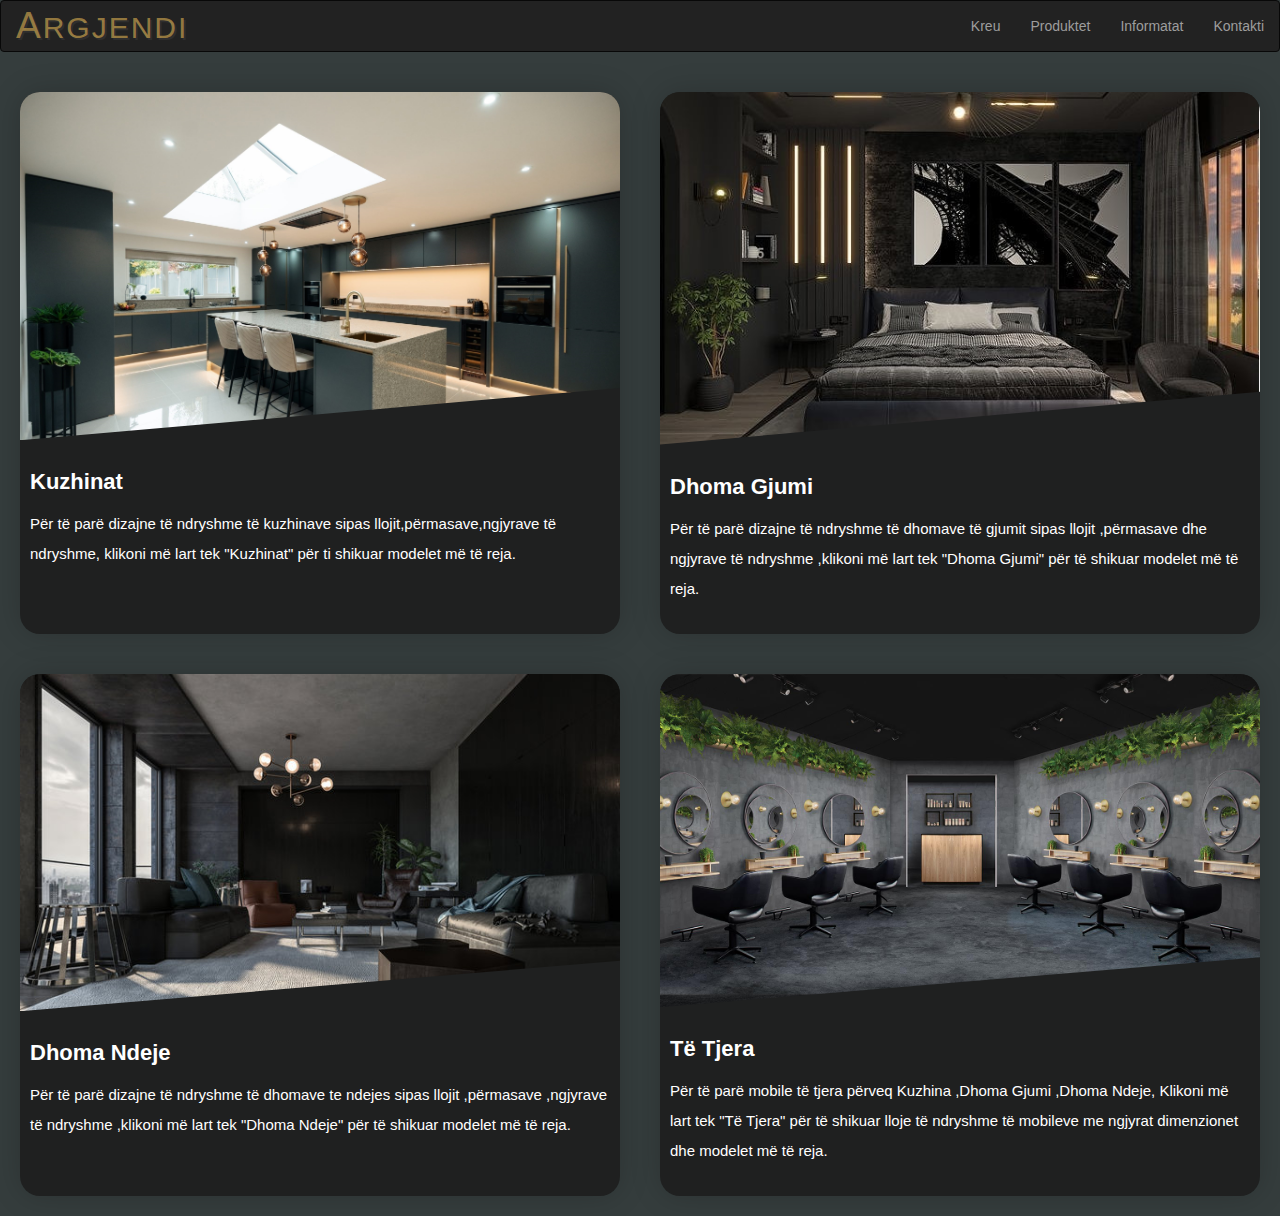
<file: produktet.html>
<html>
<head>
    <!-- <link rel="stylesheet" href="bootstrap/css/bootstrap.css">  -->
    <link rel="stylesheet" href="style.css"> 
    <title>MobileriaArgjendi-Produktet</title>
    <meta charset="utf-8">
  <meta name="viewport" content="width=device-width, initial-scale=1">
  <link rel="stylesheet" href="https://maxcdn.bootstrapcdn.com/bootstrap/3.4.1/css/bootstrap.min.css">
  <script src="https://ajax.googleapis.com/ajax/libs/jquery/3.6.1/jquery.min.js"></script>
  <script src="https://maxcdn.bootstrapcdn.com/bootstrap/3.4.1/js/bootstrap.min.js"></script>
</head>
<body id="pageofproducts-am">
    <div class="menuja">
    <nav class="navbar navbar-inverse">
      <div class="container-fluid">
        <div class="navbar-header">
         <a class="navbar-brand" href="#"> <span class="logo"> A<span class="logo2">RGJENDI</span> </span> </a>
        </div>
        <ul class="nav navbar-nav navbar-right">
         <li class=" nav-item"><a href="index.html">Kreu</a></li>
                    <li class=" nav-item"><a href="produktet.html">Produktet</a></li>
                    <li class=" nav-item"><a href="info.html">Informatat</a></li>
                    <li class=" nav-item"><a href="contact.html">Kontakti</a></li>
        </ul>
      </div> 
     </nav>
     </div> 

    <div class="posterat-am">

        <div class="posteri-am">
         <div class="container-produktet">
            <img src="images/kuzhina2.jpg" alt="">
         </div>
         <div class="detajet-am">
            <h3> <a href="produkti1.html">Kuzhinat</a>  </h3>
            <p>Për të parë dizajne të ndryshme të kuzhinave sipas llojit,përmasave,ngjyrave të ndryshme, klikoni më lart  tek "Kuzhinat" për ti shikuar modelet më të reja.</p>
            
         </div>
        </div>
        <div class="posteri-am ">
            <div class="container-produktet">
               <img src="images/dhoma1.jpg" alt="">
            </div>
            <div class="detajet-am">
               <h3> <a href="produktii2.html">Dhoma Gjumi</a></h3>
               <p>Për të parë dizajne të ndryshme të dhomave të gjumit sipas llojit ,përmasave dhe ngjyrave të ndryshme ,klikoni më lart  tek "Dhoma Gjumi" për të shikuar modelet më të reja.</p>
            </div>
           </div>
           <div class="posteri-am ">
            <div class="container-produktet">
               <img src="images/sofa.jpg" alt="">
            </div>
            <div class="detajet-am">
               <h3> <a href="produkti3.html">Dhoma Ndeje</a> </h3>
               <p>Për të parë dizajne të ndryshme të dhomave te ndejes  sipas llojit ,përmasave ,ngjyrave të ndryshme ,klikoni më lart  tek "Dhoma Ndeje" për të shikuar modelet më të reja.</p>
            </div>
           </div>
           <div class="posteri-am ">
            <div class="container-produktet">
               <img src="images/others.jpg" alt="">
            </div>
            <div class="detajet-am">
               <h3> <a href="https://www.facebook.com/mobileria.argjendi">Të Tjera</a></h3>
               <p>Për të parë mobile të tjera përveq Kuzhina ,Dhoma Gjumi ,Dhoma Ndeje, Klikoni më lart tek "Të Tjera" për të shikuar lloje të ndryshme të mobileve me ngjyrat dimenzionet dhe modelet më të reja. </p> 
               
            </div>
           </div>
    </div>
</body>
</html>
</file>
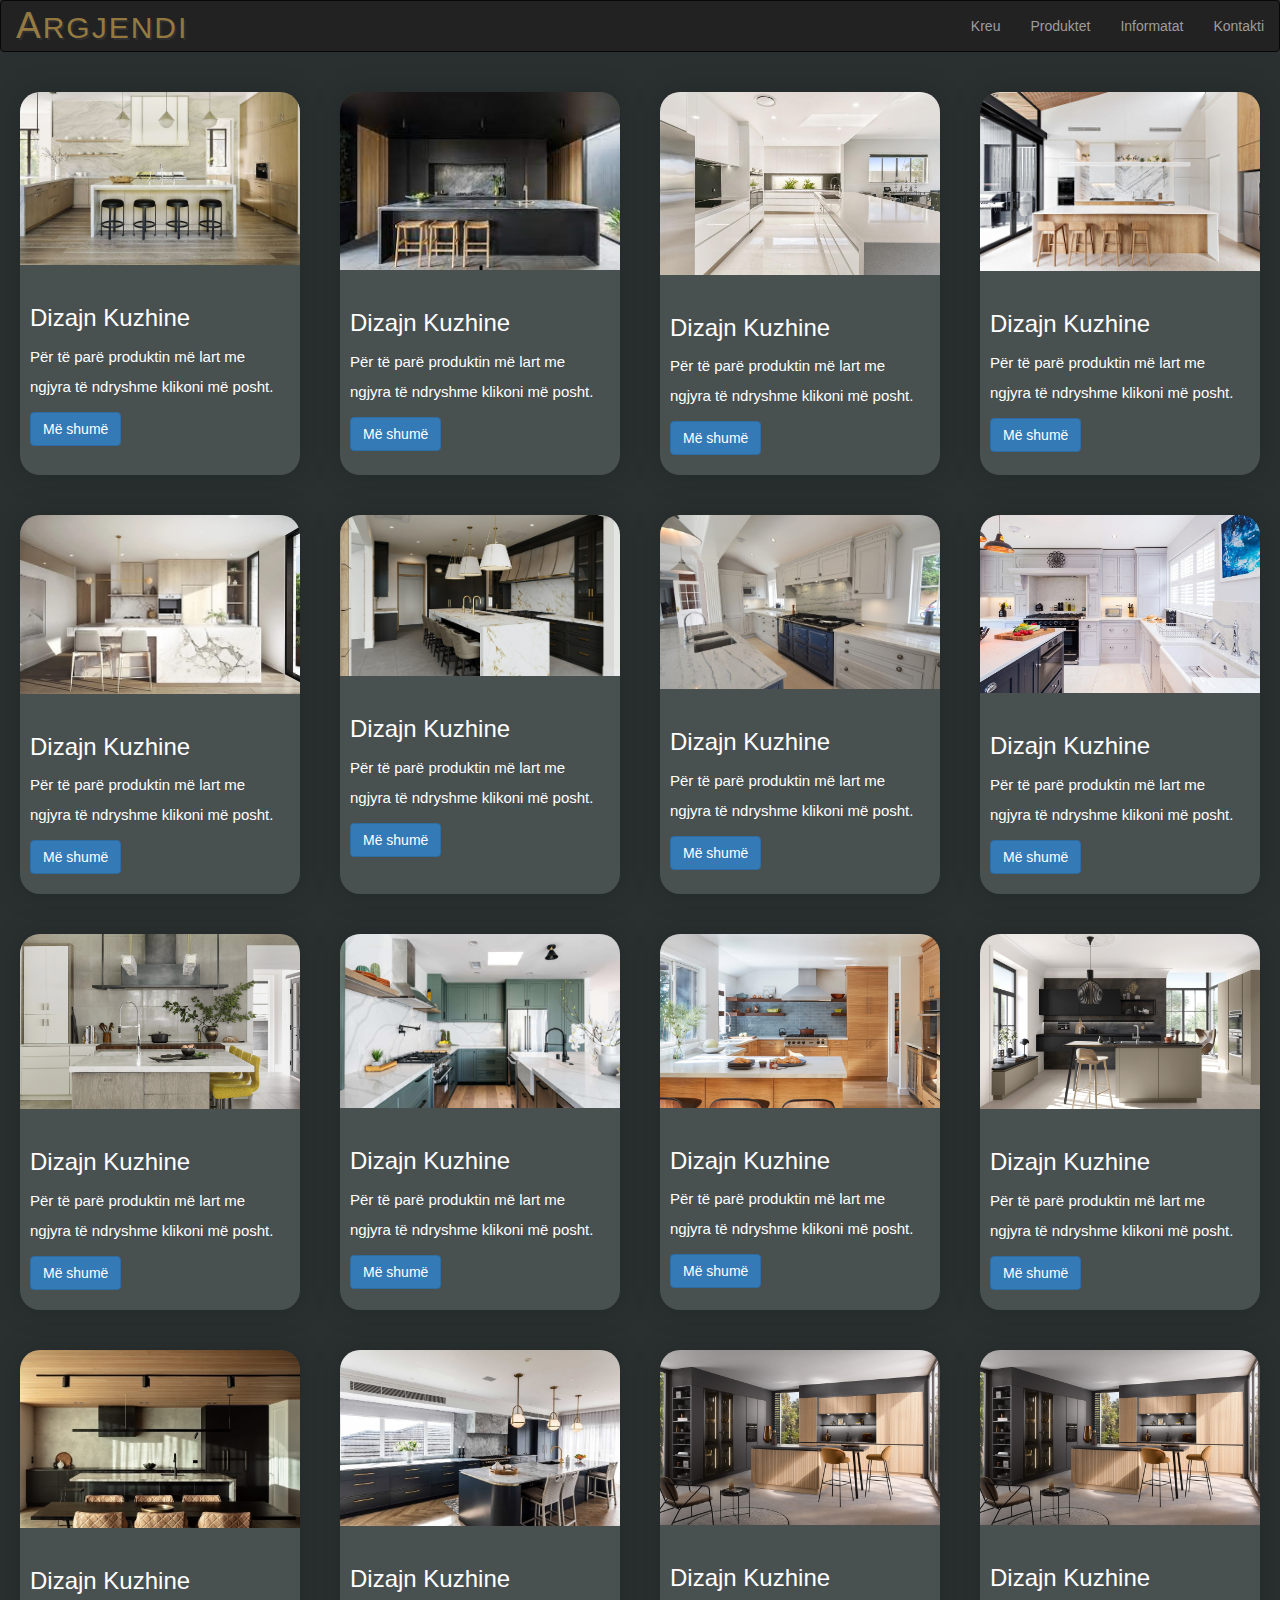
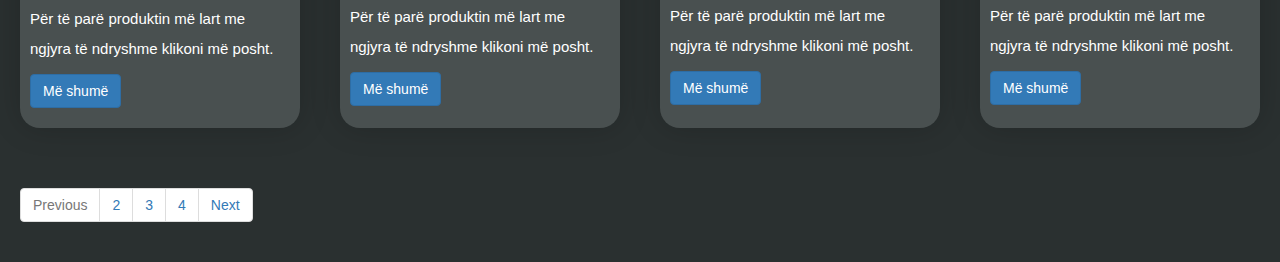
<file: produkti1.html>
<html>

<head>
    <!-- <link rel="stylesheet" href="bootstrap/css/bootstrap.css">  -->
    <link rel="stylesheet" href="style.css">
    <title>MobileriaArgjendi-Kuzhina</title>
    <meta charset="utf-8">
    <meta name="viewport" content="width=device-width, initial-scale=1">
    <link rel="stylesheet" href="https://maxcdn.bootstrapcdn.com/bootstrap/3.4.1/css/bootstrap.min.css">
    <script src="https://ajax.googleapis.com/ajax/libs/jquery/3.6.1/jquery.min.js"></script>
    <script src="https://maxcdn.bootstrapcdn.com/bootstrap/3.4.1/js/bootstrap.min.js"></script>
</head>

<body id="pageofproducts1-am">

    <div class="menuja">
        <nav class="navbar navbar-inverse">
            <div class="container-fluid">
                <div class="navbar-header">
                    <a class="navbar-brand" href="#"> <span class="logo"> A<span class="logo2">RGJENDI</span> </span>
                    </a>
                </div>
                <ul class="nav navbar-nav navbar-right">
                    <li class=" nav-item"><a href="index.html">Kreu</a></li>
                    <li class=" nav-item"><a href="produktet.html">Produktet</a></li>
                    <li class=" nav-item"><a href="info.html">Informatat</a></li>
                    <li class=" nav-item"><a href="contact.html">Kontakti</a></li>
                </ul>
            </div>
        </nav>
    </div>

    <div class="posteratprodukti-am">

        <div class="posteriprodukti-am">
            <div class="container-produktet1">
                <img src="images/kuzhinat/pkuzhina1okej.jpg" alt="">
            </div>
            <div class="detajetprodukti1-am">
                <h3><a href="">Dizajn Kuzhine </a></h3>
                <p>Për të parë produktin më lart me ngjyra të ndryshme klikoni më posht.</p>
                <button type="button" class="btn btn-primary"
           style="--bs-btn-padding-y: .25rem; --bs-btn-padding-x: .5rem; --bs-btn-font-size: .75rem;">
          Më shumë
          </button>
            </div>
        </div>
        <!-- lllllllllllllllllllllllll -->
        <div class="posteriprodukti-am">
            <div class="container-produktet1">
                <img src="images/kuzhinat/pkuzhina2.jpg" alt="" width="200px">
            </div>
            <div class="detajetprodukti1-am">
                <h3><a href="#">Dizajn Kuzhine</a></h3>
                <p>Për të parë produktin më lart me ngjyra të ndryshme klikoni më posht.</p>
                <button type="button" class="btn btn-primary"
           style="--bs-btn-padding-y: .25rem; --bs-btn-padding-x: .5rem; --bs-btn-font-size: .75rem;">
          Më shumë
          </button>
            </div>
        </div>

        <div class="posteriprodukti-am">
            <div class="container-produktet1">
                <img src="images/kuzhinat/211112.jpg" alt="" width="200px">
            </div>
            <div class="detajetprodukti1-am">
                <h3><a href="#">Dizajn Kuzhine</a></h3>
                <p>Për të parë produktin më lart me ngjyra të ndryshme klikoni më posht.</p>
                <button type="button" class="btn btn-primary"
           style="--bs-btn-padding-y: .25rem; --bs-btn-padding-x: .5rem; --bs-btn-font-size: .75rem;">
          Më shumë
          </button>
            </div>
        </div>
        <!-- ;llllllllllllllllllllllllllllllllllll -->
        <div class="posteriprodukti-am">
            <div class="container-produktet1">
                <img src="images/kuzhinat/pkuzhina4.jpg" alt="" width="200px">
            </div>
            <div class="detajetprodukti1-am">
                <h3><a href="#">Dizajn Kuzhine</a></h3>
                <p>Për të parë produktin më lart me ngjyra të ndryshme klikoni më posht.</p>
                <button type="button" class="btn btn-primary"
           style="--bs-btn-padding-y: .25rem; --bs-btn-padding-x: .5rem; --bs-btn-font-size: .75rem;">
          Më shumë
          </button>
            </div>
        </div>
        <!-- lllllllllllllllllllllllll -->

        <div class="posteriprodukti-am">
            <div class="container-produktet1">
                <img src="images/kuzhinat/pkuzhina5.jpg" alt="" width="200px">
            </div>
            <div class="detajetprodukti1-am">
                <h3><a href="#">Dizajn Kuzhine</a></h3>
                <p>Për të parë produktin më lart me ngjyra të ndryshme klikoni më posht.</p>
                <button type="button" class="btn btn-primary"
           style="--bs-btn-padding-y: .25rem; --bs-btn-padding-x: .5rem; --bs-btn-font-size: .75rem;">
          Më shumë
          </button>
            </div>
        </div>
        <!-- lllllllllllllllllllllllllllllllllllll -->

        <div class="posteriprodukti-am">
            <div class="container-produktet1">
                <img src="images/kuzhinat/pkuzhinaa6.jpeg" alt="" width="200px">
            </div>
            <div class="detajetprodukti1-am">
                <h3><a href="#">Dizajn Kuzhine</a></h3>
                <p>Për të parë produktin më lart me ngjyra të ndryshme klikoni më posht.</p>
                <button type="button" class="btn btn-primary"
           style="--bs-btn-padding-y: .25rem; --bs-btn-padding-x: .5rem; --bs-btn-font-size: .75rem;">
          Më shumë
          </button>
            </div>
        </div>

        <div class="posteriprodukti-am">
            <div class="container-produktet1">
                <img src="images/kuzhinat/ppkuzhina7.jpg" alt="" width="200px">
            </div>
            <div class="detajetprodukti1-am">
                <h3><a href="#">Dizajn Kuzhine</a></h3>
                <p>Për të parë produktin më lart me ngjyra të ndryshme klikoni më posht.</p>
                <button type="button" class="btn btn-primary"
           style="--bs-btn-padding-y: .25rem; --bs-btn-padding-x: .5rem; --bs-btn-font-size: .75rem;">
          Më shumë
          </button>
            </div>
        </div>

        <div class="posteriprodukti-am">
            <div class="container-produktet1">
                <img src="images/kuzhinat/pkuzhina8.jpg" alt="" width="200px">
            </div>
            <div class="detajetprodukti1-am">
                <h3><a href="#">Dizajn Kuzhine</a></h3>
                <p>Për të parë produktin më lart me ngjyra të ndryshme klikoni më posht.</p>
                <button type="button" class="btn btn-primary"
           style="--bs-btn-padding-y: .25rem; --bs-btn-padding-x: .5rem; --bs-btn-font-size: .75rem;">
          Më shumë
          </button>
            </div>
        </div>
        <div class="posteriprodukti-am">
            <div class="container-produktet1">
                <img src="images/kuzhinat/11.jpg" alt="" width="200px">
            </div>
            <div class="detajetprodukti1-am">
                <h3><a href="#">Dizajn Kuzhine</a></h3>
                <p>Për të parë produktin më lart me ngjyra të ndryshme klikoni më posht.</p>
                <button type="button" class="btn btn-primary"
           style="--bs-btn-padding-y: .25rem; --bs-btn-padding-x: .5rem; --bs-btn-font-size: .75rem;">
          Më shumë
          </button>
            </div>
        </div>

        <div class="posteriprodukti-am">
            <div class="container-produktet1">
                <img src="images/kuzhinat/1.jpg" alt="" width="200px">
            </div>
            <div class="detajetprodukti1-am">
                <h3><a href="#">Dizajn Kuzhine</a></h3>
                <p>Për të parë produktin më lart me ngjyra të ndryshme klikoni më posht.</p>
                <button type="button" class="btn btn-primary"
           style="--bs-btn-padding-y: .25rem; --bs-btn-padding-x: .5rem; --bs-btn-font-size: .75rem;">
          Më shumë
          </button>
            </div>
        </div>
        <div class="posteriprodukti-am">
            <div class="container-produktet1">
                <img src="images/kuzhinat/1111.jpg" alt="" width="200px">
            </div>
            <div class="detajetprodukti1-am">
                <h3><a href="#">Dizajn Kuzhine</a></h3>
                <p>Për të parë produktin më lart me ngjyra të ndryshme klikoni më posht.</p>
                <button type="button" class="btn btn-primary"
           style="--bs-btn-padding-y: .25rem; --bs-btn-padding-x: .5rem; --bs-btn-font-size: .75rem;">
          Më shumë
          </button>
        </div>
        </div>
        <div class="posteriprodukti-am">
            <div class="container-produktet1">
                <img src="images/kuzhinat/11111.jpg" alt="" width="200px">
            </div>
            <div class="detajetprodukti1-am">
                <h3><a href="#">Dizajn Kuzhine</a></h3>
                <p>Për të parë produktin më lart me ngjyra të ndryshme klikoni më posht.</p>
                <button type="button" class="btn btn-primary"
           style="--bs-btn-padding-y: .25rem; --bs-btn-padding-x: .5rem; --bs-btn-font-size: .75rem;">
          Më shumë
          </button>
            </div>
        </div> 
        <div class="posteriprodukti-am">
            <div class="container-produktet1">
                <img src="images/kuzhinat/1121.jpg" alt="" width="200px">
            </div>
            <div class="detajetprodukti1-am">
                <h3><a href="#">Dizajn Kuzhine</a></h3>
                <p>Për të parë produktin më lart me ngjyra të ndryshme klikoni më posht.</p>
                <button type="button" class="btn btn-primary"
           style="--bs-btn-padding-y: .25rem; --bs-btn-padding-x: .5rem; --bs-btn-font-size: .75rem;">
          Më shumë
          </button>
            </div>
        </div>
        <div class="posteriprodukti-am">
            <div class="container-produktet1">
                <img src="images/kuzhinat/12.jpg" alt="" width="200px">
            </div>
            <div class="detajetprodukti1-am">
                <h3><a href="#">Dizajn Kuzhine</a></h3>
                <p>Për të parë produktin më lart me ngjyra të ndryshme klikoni më posht.</p>
                <button type="button" class="btn btn-primary"
           style="--bs-btn-padding-y: .25rem; --bs-btn-padding-x: .5rem; --bs-btn-font-size: .75rem;">
          Më shumë
          </button>
            </div>
        </div>
        <div class="posteriprodukti-am">
            <div class="container-produktet1">
                <img src="images/kuzhinat/1211.jpg" alt="" width="200px">
            </div>
            <div class="detajetprodukti1-am">
                <h3><a href="#">Dizajn Kuzhine</a></h3>
                <p>Për të parë produktin më lart me ngjyra të ndryshme klikoni më posht.</p>
                <button type="button" class="btn btn-primary"
           style="--bs-btn-padding-y: .25rem; --bs-btn-padding-x: .5rem; --bs-btn-font-size: .75rem;">
          Më shumë
          </button>
            </div>
        </div>
        
        <div class="posteriprodukti-am">
            <div class="container-produktet1">
                <img src="images/kuzhinat/1211.jpg" alt="" width="200px">
            </div>
            <div class="detajetprodukti1-am">
                <h3><a href="#">Dizajn Kuzhine</a></h3>
                <p>Për të parë produktin më lart me ngjyra të ndryshme klikoni më posht.</p>
                <button type="button" class="btn btn-primary"
           style="--bs-btn-padding-y: .25rem; --bs-btn-padding-x: .5rem; --bs-btn-font-size: .75rem;">
          Më shumë
          </button>
            </div>
        </div>
        <nav aria-label="Page navigation example">
            <ul class="pagination justify-content-end">
              <li class="page-item disabled">
                <a class="page-link">Previous</a>
              </li>
              <li class="page-item"><a class="page-link" href="produktii2.html">2</a></li>
              <li class="page-item"><a class="page-link" href="produkti3.html">3</a></li>
              <li class="page-item"><a class="page-link" href="#">4</a></li>
              <li class="page-item">
                <a class="page-link" href="#">Next</a>
              </li>
            </ul>
          </nav>

    </body>

</html>
</file>
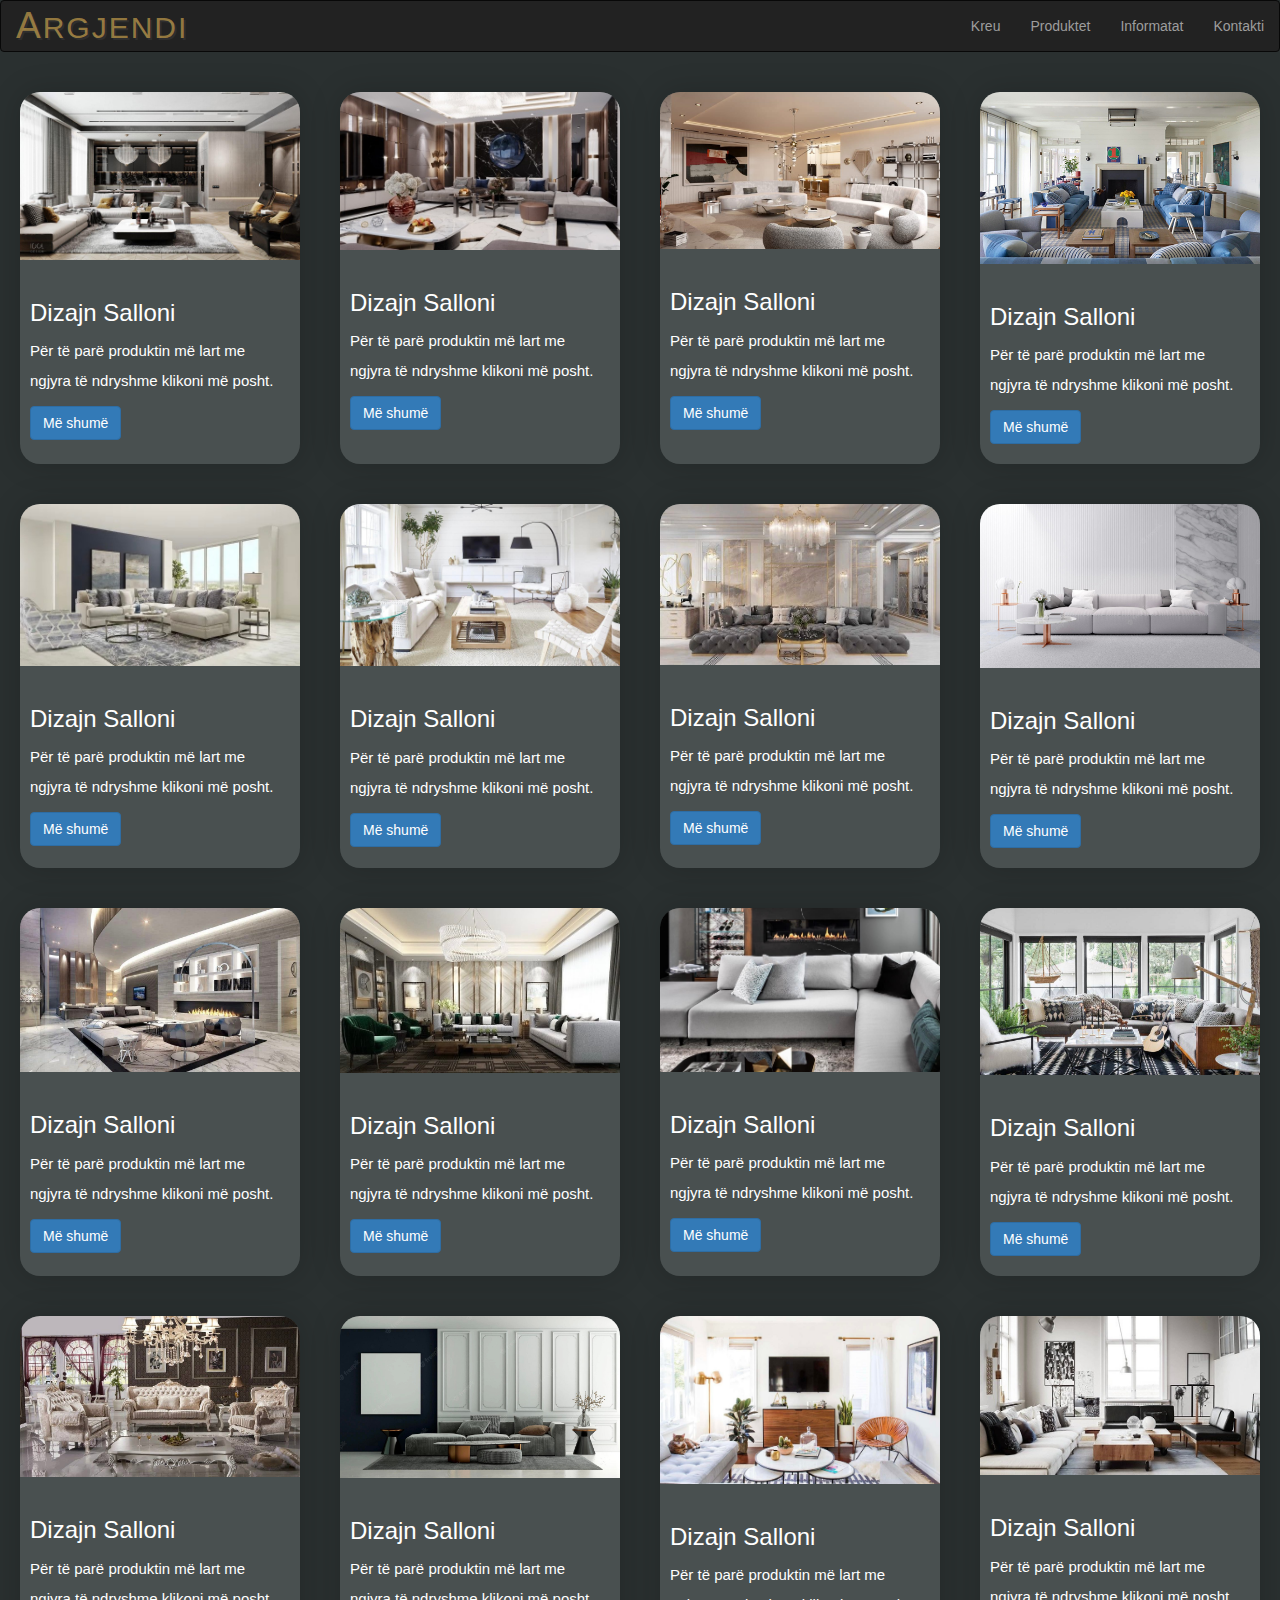
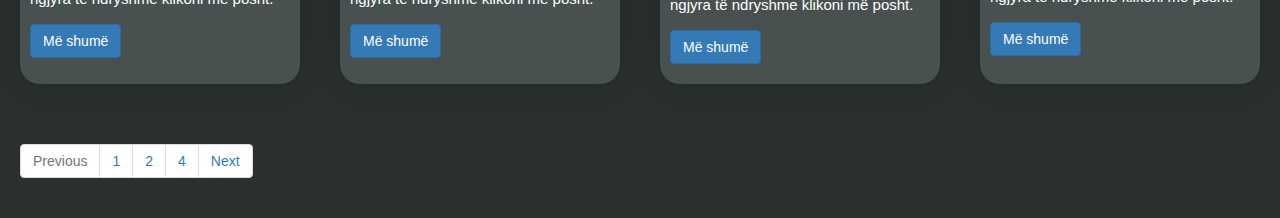
<file: produkti3.html>
<html>

<head>
    <!-- <link rel="stylesheet" href="bootstrap/css/bootstrap.css">  -->
    <link rel="stylesheet" href="style.css">
    <title>MobileriaArgjendi-Sallone</title>
    <meta charset="utf-8">
    <meta name="viewport" content="width=device-width, initial-scale=1">
    <link rel="stylesheet" href="https://maxcdn.bootstrapcdn.com/bootstrap/3.4.1/css/bootstrap.min.css">
    <script src="https://ajax.googleapis.com/ajax/libs/jquery/3.6.1/jquery.min.js"></script>
    <script src="https://maxcdn.bootstrapcdn.com/bootstrap/3.4.1/js/bootstrap.min.js"></script>
</head>

<body id="pageofproducts1-am">

    <div class="menuja">
        <nav class="navbar navbar-inverse">
            <div class="container-fluid">
                <div class="navbar-header">
                    <a class="navbar-brand" href="#"> <span class="logo"> A<span class="logo2">RGJENDI</span> </span>
                    </a>
                </div>
                <ul class="nav navbar-nav navbar-right">
                    <li class=" nav-item"><a href="index.html">Kreu</a></li>
                    <li class=" nav-item"><a href="produktet.html">Produktet</a></li>
                    <li class=" nav-item"><a href="info.html">Informatat</a></li>
                    <li class=" nav-item"><a href="contact.html">Kontakti</a></li>
                </ul>
            </div>
        </nav>
    </div>

    <div class="posteratprodukti-am">

        <div class="posteriprodukti-am">
            <div class="container-produktet1">
                <img src="images/sallonet/s1.jpg" alt="">
            </div>
            <div class="detajetprodukti1-am">
                <h3><a href="">Dizajn Salloni</a></h3>
                <p>Për të parë produktin më lart me ngjyra të ndryshme klikoni më posht.</p>
                <button type="button" class="btn btn-primary"
           style="--bs-btn-padding-y: .25rem; --bs-btn-padding-x: .5rem; --bs-btn-font-size: .75rem;">
          Më shumë
          </button>
            </div>
        </div>
        <!-- lllllllllllllllllllllllll -->
        <div class="posteriprodukti-am">
            <div class="container-produktet1">
                <img src="images/sallonet/s2.jpg" alt="" width="200px">
            </div>
            <div class="detajetprodukti1-am">
                <h3><a href="">Dizajn Salloni</a></h3>
                <p>Për të parë produktin më lart me ngjyra të ndryshme klikoni më posht.</p>
                <button type="button" class="btn btn-primary"
           style="--bs-btn-padding-y: .25rem; --bs-btn-padding-x: .5rem; --bs-btn-font-size: .75rem;">
          Më shumë
          </button>
            </div>
        </div>

        <div class="posteriprodukti-am">
            <div class="container-produktet1">
                <img src="images/sallonet/s3.jpg" alt="" width="200px">
            </div>
            <div class="detajetprodukti1-am">
                <h3><a href="">Dizajn Salloni</a></h3>
                <p>Për të parë produktin më lart me ngjyra të ndryshme klikoni më posht.</p>
                <button type="button" class="btn btn-primary"
           style="--bs-btn-padding-y: .25rem; --bs-btn-padding-x: .5rem; --bs-btn-font-size: .75rem;">
          Më shumë
          </button>
            </div>
        </div>
        <!-- ;llllllllllllllllllllllllllllllllllll -->
        <div class="posteriprodukti-am">
            <div class="container-produktet1">
                <img src="images/sallonet/s4.jpg" alt="" width="200px">
            </div>
            <div class="detajetprodukti1-am">
                <h3><a href="">Dizajn Salloni</a></h3>
                <p>Për të parë produktin më lart me ngjyra të ndryshme klikoni më posht.</p>
                <button type="button" class="btn btn-primary"
           style="--bs-btn-padding-y: .25rem; --bs-btn-padding-x: .5rem; --bs-btn-font-size: .75rem;">
          Më shumë
          </button>
            </div>
        </div>
        <!-- lllllllllllllllllllllllll -->

        <div class="posteriprodukti-am">
            <div class="container-produktet1">
                <img src="images/sallonet/s5.jpg" alt="" width="200px">
            </div>
            <div class="detajetprodukti1-am">
                <h3><a href="">Dizajn Salloni</a></h3>
                <p>Për të parë produktin më lart me ngjyra të ndryshme klikoni më posht.</p>
                <button type="button" class="btn btn-primary"
           style="--bs-btn-padding-y: .25rem; --bs-btn-padding-x: .5rem; --bs-btn-font-size: .75rem;">
          Më shumë
          </button>
            </div>
        </div>
        <!-- lllllllllllllllllllllllllllllllllllll -->

        <div class="posteriprodukti-am">
            <div class="container-produktet1">
                <img src="images/sallonet/s6.jpg" alt="" width="200px">
            </div>
            <div class="detajetprodukti1-am">
                <h3><a href="">Dizajn Salloni</a></h3>
                <p>Për të parë produktin më lart me ngjyra të ndryshme klikoni më posht.</p>
                <button type="button" class="btn btn-primary"
           style="--bs-btn-padding-y: .25rem; --bs-btn-padding-x: .5rem; --bs-btn-font-size: .75rem;">
          Më shumë
          </button>
            </div>
        </div>

        <div class="posteriprodukti-am">
            <div class="container-produktet1">
                <img src="images/sallonet/s7.jpg" alt="" width="200px">
            </div>
            <div class="detajetprodukti1-am">
                <h3><a href="">Dizajn Salloni</a></h3>
                <p>Për të parë produktin më lart me ngjyra të ndryshme klikoni më posht.</p>
                <button type="button" class="btn btn-primary"
           style="--bs-btn-padding-y: .25rem; --bs-btn-padding-x: .5rem; --bs-btn-font-size: .75rem;">
          Më shumë
          </button>
            </div>
        </div>

        <div class="posteriprodukti-am">
            <div class="container-produktet1">
                <img src="images/sallonet/s8.jpg" alt="" width="200px">
            </div>
            <div class="detajetprodukti1-am">
                <h3><a href="">Dizajn Salloni</a></h3>
                <p>Për të parë produktin më lart me ngjyra të ndryshme klikoni më posht.</p>
                <button type="button" class="btn btn-primary"
           style="--bs-btn-padding-y: .25rem; --bs-btn-padding-x: .5rem; --bs-btn-font-size: .75rem;">
          Më shumë
          </button>
            </div>
        </div>
        <div class="posteriprodukti-am">
            <div class="container-produktet1">
                <img src="images/sallonet/s9.jpg" alt="" width="200px">
            </div>
            <div class="detajetprodukti1-am">
                <h3><a href="">Dizajn Salloni</a></h3>
                <p>Për të parë produktin më lart me ngjyra të ndryshme klikoni më posht.</p>
                <button type="button" class="btn btn-primary"
           style="--bs-btn-padding-y: .25rem; --bs-btn-padding-x: .5rem; --bs-btn-font-size: .75rem;">
          Më shumë
          </button>
            </div>
        </div>

        <div class="posteriprodukti-am">
            <div class="container-produktet1">
                <img src="images/sallonet/s10.jpg" alt="" width="200px">
            </div>
            <div class="detajetprodukti1-am">
                <h3><a href="">Dizajn Salloni</a></h3>
                <p>Për të parë produktin më lart me ngjyra të ndryshme klikoni më posht.</p>
                <button type="button" class="btn btn-primary"
           style="--bs-btn-padding-y: .25rem; --bs-btn-padding-x: .5rem; --bs-btn-font-size: .75rem;">
          Më shumë
          </button>
            </div>
        </div>
        <div class="posteriprodukti-am">
            <div class="container-produktet1">
                <img src="images/sallonet/s11.jpg" alt="" width="200px">
            </div>
            <div class="detajetprodukti1-am">
                <h3><a href="">Dizajn Salloni</a></h3>
                <p>Për të parë produktin më lart me ngjyra të ndryshme klikoni më posht.</p>
                <button type="button" class="btn btn-primary"
           style="--bs-btn-padding-y: .25rem; --bs-btn-padding-x: .5rem; --bs-btn-font-size: .75rem;">
          Më shumë
          </button>
            </div>
        </div>
        <div class="posteriprodukti-am">
            <div class="container-produktet1">
                <img src="images/sallonet/s12.jpg" alt="" width="200px">
            </div>
            <div class="detajetprodukti1-am">
                <h3><a href="">Dizajn Salloni</a></h3>
                <p>Për të parë produktin më lart me ngjyra të ndryshme klikoni më posht.</p>
                <button type="button" class="btn btn-primary"
           style="--bs-btn-padding-y: .25rem; --bs-btn-padding-x: .5rem; --bs-btn-font-size: .75rem;">
          Më shumë
          </button>
            </div>
        </div>
        <div class="posteriprodukti-am">
            <div class="container-produktet1">
                <img src="images/sallonet/s13.jpg" alt="" width="200px">
            </div>
            <div class="detajetprodukti1-am">
                <h3><a href="">Dizajn Salloni</a></h3>
                <p>Për të parë produktin më lart me ngjyra të ndryshme klikoni më posht.</p>
                <button type="button" class="btn btn-primary"
           style="--bs-btn-padding-y: .25rem; --bs-btn-padding-x: .5rem; --bs-btn-font-size: .75rem;">
          Më shumë
          </button>
            </div>
        </div>
        <div class="posteriprodukti-am">
            <div class="container-produktet1">
                <img src="images/sallonet/s14.jpg" alt="" width="200px">
            </div>
            <div class="detajetprodukti1-am">
                <h3><a href="">Dizajn Salloni</a></h3>
                <p>Për të parë produktin më lart me ngjyra të ndryshme klikoni më posht.</p>
                <button type="button" class="btn btn-primary"
           style="--bs-btn-padding-y: .25rem; --bs-btn-padding-x: .5rem; --bs-btn-font-size: .75rem;">
          Më shumë
          </button>
            </div>
        </div>
        <div class="posteriprodukti-am">
            <div class="container-produktet1">
                <img src="images/sallonet/s15.jpg" alt="" width="200px">
            </div>
            <div class="detajetprodukti1-am">
                <h3><a href="">Dizajn Salloni</a></h3>
                <p>Për të parë produktin më lart me ngjyra të ndryshme klikoni më posht.</p>
                <button type="button" class="btn btn-primary"
           style="--bs-btn-padding-y: .25rem; --bs-btn-padding-x: .5rem; --bs-btn-font-size: .75rem;">
          Më shumë
          </button>
            </div>
        </div>
        <div class="posteriprodukti-am">
            <div class="container-produktet1">
                <img src="images/sallonet/s16.jpg" alt="" width="200px">
            </div>
            <div class="detajetprodukti1-am">
                <h3><a href="">Dizajn Salloni</a></h3>
                <p>Për të parë produktin më lart me ngjyra të ndryshme klikoni më posht.</p>
                <button type="button" class="btn btn-primary"
           style="--bs-btn-padding-y: .25rem; --bs-btn-padding-x: .5rem; --bs-btn-font-size: .75rem;">
          Më shumë
          </button>
            </div>
        </div>
        <nav aria-label="Page navigation example">
            <ul class="pagination justify-content-end">
              <li class="page-item disabled">
                <a class="page-link">Previous</a>
              </li>
              <li class="page-item"><a class="page-link" href="produkti1.html">1</a></li>
              <li class="page-item"><a class="page-link" href="produkti2.html">2</a></li>
              <li class="page-item"><a class="page-link" href="#">4</a></li>
              <li class="page-item">
                <a class="page-link" href="#">Next</a>
              </li>
            </ul>
          </nav>
</body>

</html>
</file>
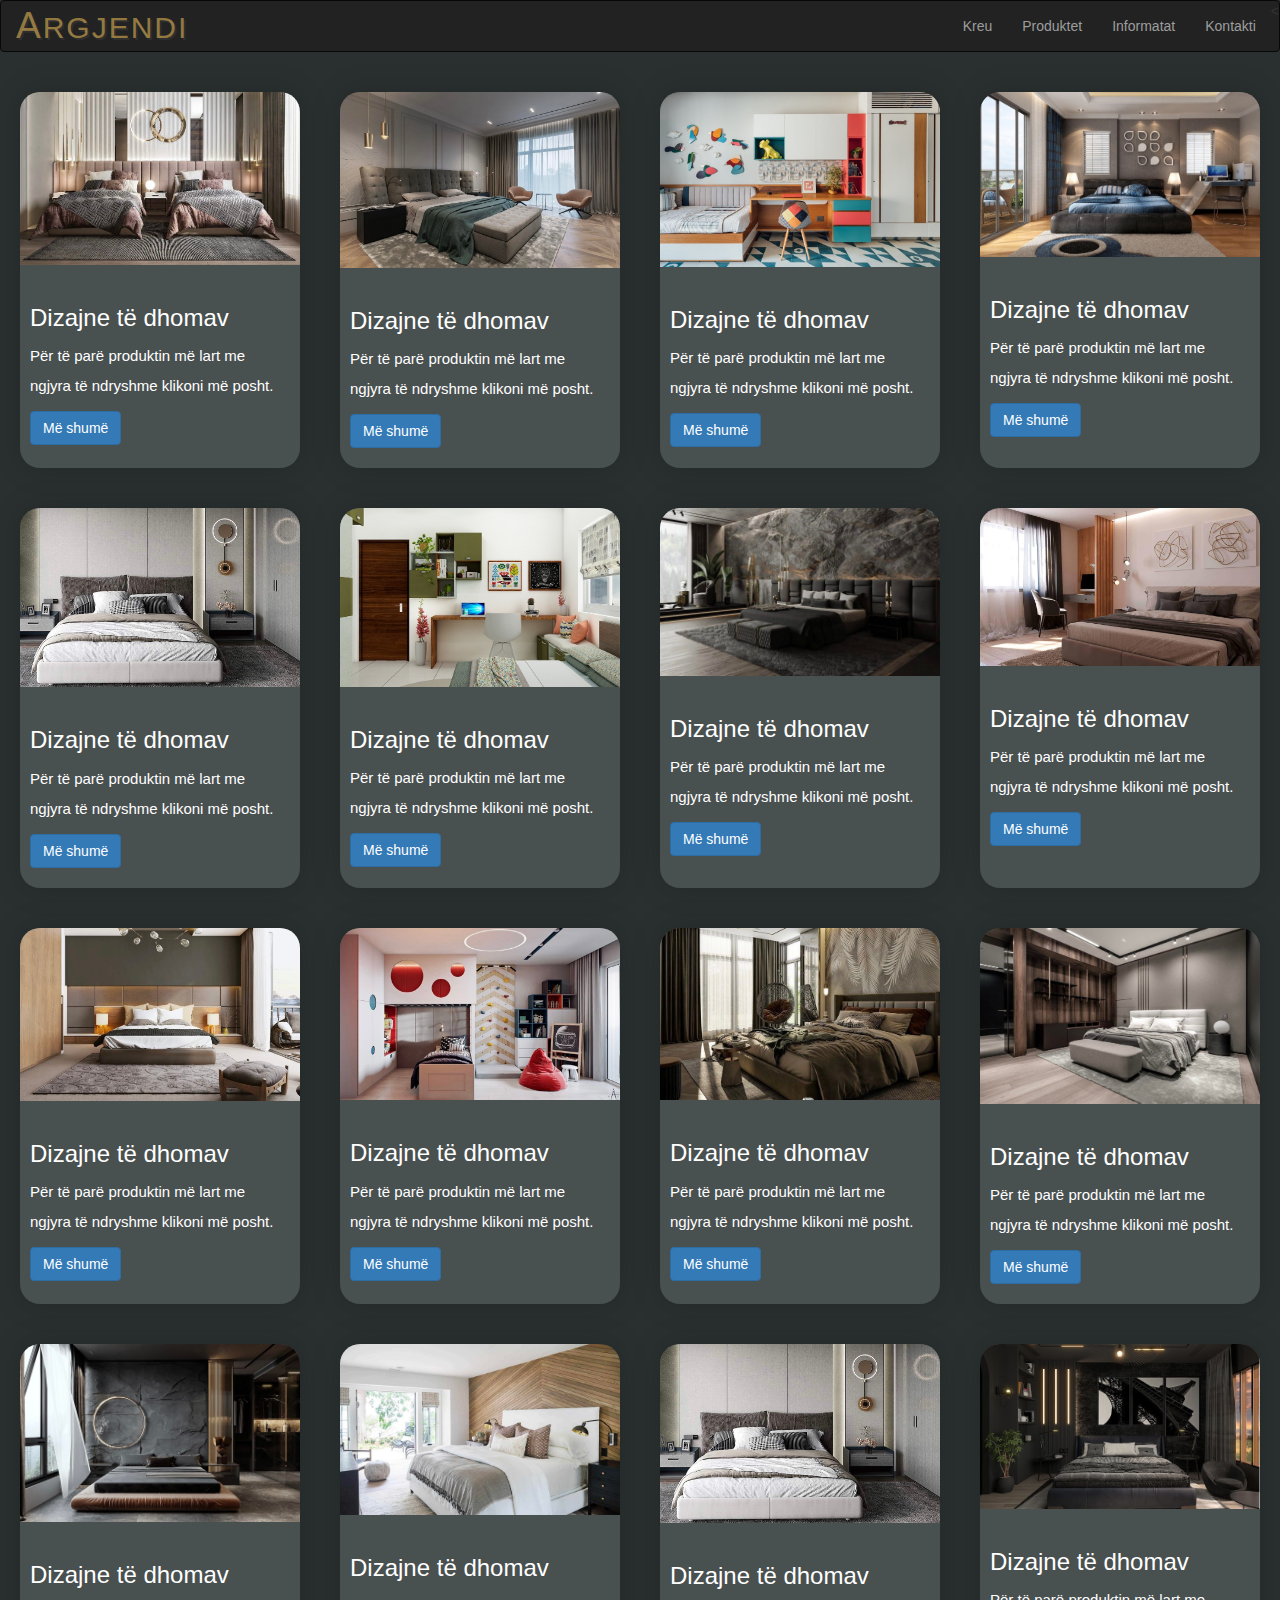
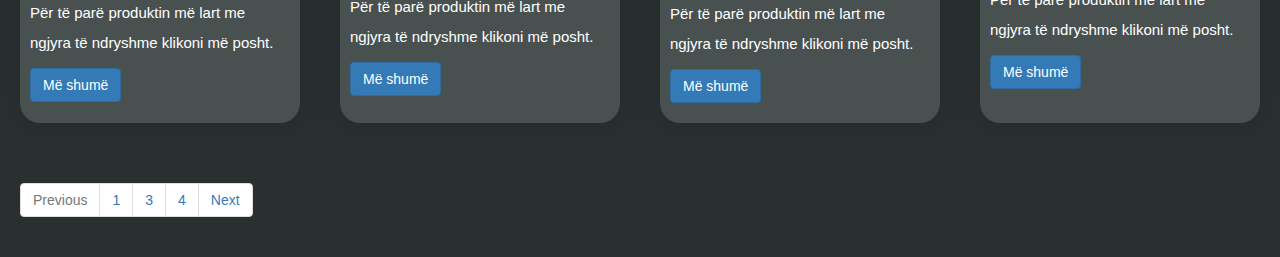
<file: produktii2.html>
<html>

<head>
    <!-- <link rel="stylesheet" href="bootstrap/css/bootstrap.css">  -->
    <link rel="stylesheet" href="style.css">
    <title>MobileriaArgjendi-Dhoma</title>
    <meta charset="utf-8">
    <meta name="viewport" content="width=device-width, initial-scale=1">
    <link rel="stylesheet" href="https://maxcdn.bootstrapcdn.com/bootstrap/3.4.1/css/bootstrap.min.css">
    <script src="https://ajax.googleapis.com/ajax/libs/jquery/3.6.1/jquery.min.js"></script>
    <script src="https://maxcdn.bootstrapcdn.com/bootstrap/3.4.1/js/bootstrap.min.js"></script>
</head>

<body id="pageofproducts1-am">

    <div class="menuja">
        <nav class="navbar navbar-inverse">
            <div class="container-fluid">
                <div class="navbar-header">
                    <a class="navbar-brand" href="#"> <span class="logo"> A<span class="logo2">RGJENDI</span> </span>
                    </a>
                </div>
                <ul class="nav navbar-nav navbar-right">
                    <<li class=" nav-item"><a href="index.html">Kreu</a></li>
                    <li class=" nav-item"><a href="produktet.html">Produktet</a></li>
                    <li class=" nav-item"><a href="info.html">Informatat</a></li>
                    <li class=" nav-item"><a href="contact.html">Kontakti</a></li>
                </ul>
            </div>
        </nav>
    </div>

    <div class="posteratprodukti-am">

        <div class="posteriprodukti-am">
            <div class="container-produktet1">
                <img src="images/dhomat/558707_.jpg" alt="">
            </div>
            <div class="detajetprodukti1-am">
                <h3><a href="">Dizajne të dhomav</a></h3>
                <p>Për të parë produktin më lart me ngjyra të ndryshme klikoni më posht.</p>
                <button type="button" class="btn btn-primary"
           style="--bs-btn-padding-y: .25rem; --bs-btn-padding-x: .5rem; --bs-btn-font-size: .75rem;">
          Më shumë
          </button>
            </div>
        </div>
        <!-- lllllllllllllllllllllllll -->
        <div class="posteriprodukti-am">
            <div class="container-produktet1">
                <img src="images/dhomat/;l.jpg" alt="" width="200px">
            </div>
            <div class="detajetprodukti1-am">
                <h3><a href="">Dizajne të dhomav</a></h3>
                <p>Për të parë produktin më lart me ngjyra të ndryshme klikoni më posht.</p>
                <button type="button" class="btn btn-primary"
           style="--bs-btn-padding-y: .25rem; --bs-btn-padding-x: .5rem; --bs-btn-font-size: .75rem;">
          Më shumë
          </button>
            </div>
        </div>

        <div class="posteriprodukti-am">
            <div class="container-produktet1">
                <img src="images/dhomat/a.jpg" alt="" width="200px">
            </div>
            <div class="detajetprodukti1-am">
                <h3><a href="">Dizajne të dhomav</a></h3>
                <p>Për të parë produktin më lart me ngjyra të ndryshme klikoni më posht.</p>
                <button type="button" class="btn btn-primary"
           style="--bs-btn-padding-y: .25rem; --bs-btn-padding-x: .5rem; --bs-btn-font-size: .75rem;">
          Më shumë
          </button>
            </div>
        </div>
        <!-- ;llllllllllllllllllllllllllllllllllll -->
        <div class="posteriprodukti-am">
            <div class="container-produktet1">
                <img src="images/dhomat/aa.jpg" alt="" width="200px">
            </div>
            <div class="detajetprodukti1-am">
                <h3><a href="">Dizajne të dhomav</a></h3>
                <p>Për të parë produktin më lart me ngjyra të ndryshme klikoni më posht.</p>
                <button type="button" class="btn btn-primary"
           style="--bs-btn-padding-y: .25rem; --bs-btn-padding-x: .5rem; --bs-btn-font-size: .75rem;">
          Më shumë
          </button>
            </div>
        </div>
        <!-- lllllllllllllllllllllllll -->

        <div class="posteriprodukti-am">
            <div class="container-produktet1">
                <img src="images/dhomat/d.jpg" alt="" width="200px">
            </div>
            <div class="detajetprodukti1-am">
                <h3><a href="">Dizajne të dhomav</a></h3>
                <p>Për të parë produktin më lart me ngjyra të ndryshme klikoni më posht.</p>
                <button type="button" class="btn btn-primary"
           style="--bs-btn-padding-y: .25rem; --bs-btn-padding-x: .5rem; --bs-btn-font-size: .75rem;">
          Më shumë
          </button>
            </div>
        </div>
        <!-- lllllllllllllllllllllllllllllllllllll -->

        <div class="posteriprodukti-am">
            <div class="container-produktet1">
                <img src="images/dhomat/g.jpg" alt="" width="200px">
            </div>
            <div class="detajetprodukti1-am">
                <h3><a href="">Dizajne të dhomav</a></h3>
                <p>Për të parë produktin më lart me ngjyra të ndryshme klikoni më posht.</p>
                <button type="button" class="btn btn-primary"
           style="--bs-btn-padding-y: .25rem; --bs-btn-padding-x: .5rem; --bs-btn-font-size: .75rem;">
          Më shumë
          </button>
            </div>
        </div>

        <div class="posteriprodukti-am">
            <div class="container-produktet1">
                <img src="images/dhomat/gg.jpg" alt="" width="200px">
            </div>
            <div class="detajetprodukti1-am">
                <h3><a href="">Dizajne të dhomav</a></h3>
                <p>Për të parë produktin më lart me ngjyra të ndryshme klikoni më posht.</p>
                <button type="button" class="btn btn-primary"
           style="--bs-btn-padding-y: .25rem; --bs-btn-padding-x: .5rem; --bs-btn-font-size: .75rem;">
          Më shumë
          </button>
            </div>
        </div>

        <div class="posteriprodukti-am">
            <div class="container-produktet1">
                <img src="images/dhomat/gj.jpg" alt="" width="200px">
            </div>
            <div class="detajetprodukti1-am">
                <h3><a href="">Dizajne të dhomav</a></h3>
                <p>Për të parë produktin më lart me ngjyra të ndryshme klikoni më posht.</p>
                <button type="button" class="btn btn-primary"
           style="--bs-btn-padding-y: .25rem; --bs-btn-padding-x: .5rem; --bs-btn-font-size: .75rem;">
          Më shumë
          </button>
            </div>
        </div>
        <div class="posteriprodukti-am">
            <div class="container-produktet1">
                <img src="images/dhomat/h.jpg" alt="" width="200px">
            </div>
            <div class="detajetprodukti1-am">
                <h3><a href="">Dizajne të dhomav</a></h3>
                <p>Për të parë produktin më lart me ngjyra të ndryshme klikoni më posht.</p>
                <button type="button" class="btn btn-primary"
           style="--bs-btn-padding-y: .25rem; --bs-btn-padding-x: .5rem; --bs-btn-font-size: .75rem;">
          Më shumë
          </button>
            </div>
        </div>

        <div class="posteriprodukti-am">
            <div class="container-produktet1">
                <img src="images/dhomat/i.jpg" alt="" width="200px">
            </div>
            <div class="detajetprodukti1-am">
                <h3><a href="">Dizajne të dhomav</a></h3>
                <p>Për të parë produktin më lart me ngjyra të ndryshme klikoni më posht.</p>
                <button type="button" class="btn btn-primary"
           style="--bs-btn-padding-y: .25rem; --bs-btn-padding-x: .5rem; --bs-btn-font-size: .75rem;">
          Më shumë
          </button>            </div>
        </div>
        <div class="posteriprodukti-am">
            <div class="container-produktet1">
                <img src="images/dhomat/il.jpg" alt="" width="200px">
            </div>
            <div class="detajetprodukti1-am">
                <h3><a href="">Dizajne të dhomav</a></h3>
                <p>Për të parë produktin më lart me ngjyra të ndryshme klikoni më posht.</p>
                <button type="button" class="btn btn-primary"
           style="--bs-btn-padding-y: .25rem; --bs-btn-padding-x: .5rem; --bs-btn-font-size: .75rem;">
          Më shumë
          </button>
            </div>
        </div>
        <div class="posteriprodukti-am">
            <div class="container-produktet1">
                <img src="images/dhomat/j.jpg" alt="" width="200px">
            </div>
            <div class="detajetprodukti1-am">
                <h3><a href="">Dizajne të dhomav</a></h3>
                <p>Për të parë produktin më lart me ngjyra të ndryshme klikoni më posht.</p>
                <button type="button" class="btn btn-primary"
           style="--bs-btn-padding-y: .25rem; --bs-btn-padding-x: .5rem; --bs-btn-font-size: .75rem;">
          Më shumë
          </button>
            </div>
        </div>
        <div class="posteriprodukti-am">
            <div class="container-produktet1">
                <img src="images/dhomat/k.jpg" alt="" width="200px">
            </div>
            <div class="detajetprodukti1-am">
                <h3><a href="">Dizajne të dhomav</a></h3>
                <p>Për të parë produktin më lart me ngjyra të ndryshme klikoni më posht.</p>
                <button type="button" class="btn btn-primary"
           style="--bs-btn-padding-y: .25rem; --bs-btn-padding-x: .5rem; --bs-btn-font-size: .75rem;">
          Më shumë
          </button>
            </div>
        </div>
        <div class="posteriprodukti-am">
            <div class="container-produktet1">
                <img src="images/dhomat/l.jpg" alt="" width="200px">
            </div>
            <div class="detajetprodukti1-am">
                <h3><a href="">Dizajne të dhomav</a></h3>
                <p>Për të parë produktin më lart me ngjyra të ndryshme klikoni më posht.</p>
                <button type="button" class="btn btn-primary"
           style="--bs-btn-padding-y: .25rem; --bs-btn-padding-x: .5rem; --bs-btn-font-size: .75rem;">
          Më shumë
          </button>
            </div>
        </div>
        <div class="posteriprodukti-am">
            <div class="container-produktet1">
                <img src="images/dhomat/d.jpg" alt="" width="200px">
            </div>
            <div class="detajetprodukti1-am">
                <h3><a href="">Dizajne të dhomav</a></h3>
                <p>Për të parë produktin më lart me ngjyra të ndryshme klikoni më posht.</p>
                <button type="button" class="btn btn-primary"
           style="--bs-btn-padding-y: .25rem; --bs-btn-padding-x: .5rem; --bs-btn-font-size: .75rem;">
          Më shumë
          </button>
            </div>
        </div>
        <div class="posteriprodukti-am">
            <div class="container-produktet1">
                <img src="images/dhoma1.jpg" alt="" width="200px">
            </div>
            <div class="detajetprodukti1-am">
                <h3><a href="">Dizajne të dhomav</a></h3>
                <p>Për të parë produktin më lart me ngjyra të ndryshme klikoni më posht.</p>
                <button type="button" class="btn btn-primary"
           style="--bs-btn-padding-y: .25rem; --bs-btn-padding-x: .5rem; --bs-btn-font-size: .75rem;">
          Më shumë
          </button>
            </div>
        </div>

        <nav aria-label="Page navigation example">
            <ul class="pagination justify-content-end">
              <li class="page-item disabled">
                <a class="page-link">Previous</a>
              </li>
              <li class="page-item"><a class="page-link" href="produkti1.html">1</a></li>
              <li class="page-item"><a class="page-link" href="produkti3.html">3</a></li>
              <li class="page-item"><a class="page-link" href="#">4</a></li>
              <li class="page-item">
                <a class="page-link" href="#">Next</a>
              </li>
            </ul>
          </nav>
        
</body>

</html>
</file>
<file: style.css>
*{
    margin: 0;
    padding: 0;
    box-sizing: border-box;
    

}
#MobileriaArgjendi{
    background-image: url(images/bacground.jpg); 
    background-size: cover;
    height: 100vh;
    background-attachment:fixed; 
   font-family:Verdana, Geneva, Tahoma, sans-serif;
}
.logo
{
    color: rgba(223, 178, 82, 0.616);
    font-size: 37px;
    letter-spacing: 2px;
    text-align: left;
    text-shadow: 2px 2px rgb(46, 46, 46);
    display: inline;
}
.logo2{
    color: rgba(223, 178, 82, 0.616);
    font-size: 30px;
    letter-spacing: 2px;
    text-align: left;
    text-shadow: 2px 2px rgb(46, 46, 46);
    display: inline;
}
.about
{
    width: 100%;
    position: absolute;
    top: 50%;
    text-align: center;
    color: #fff;

} 
.about>h1{
    font-size: 40px;
    letter-spacing: 2px;
    text-shadow: 4px 4px rgba(41, 41, 41, 0.856);
}

/* FAQJA E PRODUKTEEEV  FILLIMI*/
#pageofproducts-am{
    background-image: none; 
    background-color:rgb(53, 61, 61);   
    display: grid;
    place-items: center center;
    font-family:Verdana, Geneva, Tahoma, sans-serif;
}
.menuja{
    width: 100%;
    top:0;
}
.posterat-am{
    display:grid;
    grid-template-columns: repeat(auto-fit,minmax(400px,1fr));
    padding: 20px;
    grid-gap: 40px;   
}
.posteri-am{
    background-color: rgb(31, 32, 32);
    border-radius: 20px;
    box-shadow:0 0 30px rgba(0, 0,0, 0.18 ) ;
}
.container-produktet{
    position:relative ;
    clip-path: polygon(0 0,100% 0,100% 85%,0 100%);

}
img{
    width: 100%;
    display: block;
    border-radius: 20px 20px 0 0;
}
.container-produktet:after{
content: "";
height: 100%;
width: 100%;
position: absolute;
top: 0;
left: 0;
border-radius: 20px 20px 0 0;
opacity: 0.7;
}
.detajet-am{
padding: 20px 10px;
}
.detajet-am>h3{
    color: #fff;
    font-weight: 600;
    font-size: 22px;
    margin: 10px 0 15px 0;
    
}
.detajet-am>h3 a{
    text-decoration: none;
    color: #fff;

}
.detajet-am>h3 a:hover{
    color: rgb(77, 77, 77);
}
.detajet-am>p{
    color: #fff;
    font-size: 15px;
    line-height: 30px;
    font-weight: 400;
    text-align: left;
} 


/* FAQJA E PRODUKTIT MBARIMI */

/*FILLIMI FAQJA PER INFORMATA */
#informatat.am{
    background-image:url(images/a1d11b66e8ac37f1b7a1aee4c0226502.jpg);
    background-color:rgb(18, 26, 26);  
    font-family:Verdana, Geneva, Tahoma, sans-serif;
}



/* FUNDI I FAQES SE INFORMATAVE */

#faqjaperinfo-am{

    font-family:Verdana, Geneva, Tahoma, sans-serif;
    background-color: rgb(27, 27, 27);
    /* background-image: url(images/infopage.jpg); 
    background-repeat: no-repeat;
    background-size: auto;*/


}
.informattat-am{
    text-align: center;
    background-color: rgba(65, 63, 63, 0.568);
    color: #fff;
}
 .informattat-am>h1{ 
    text-align: center;
    font-weight: bold;
    font-size:3vw ;

    
  }
.informattat-am>h3{
    text-align: center;
    text-decoration: none;
    color: #fff;
    font-size:3vw ;
  }

/* FILLIMI I FAQES SE KONTAKTIT */

#contactpage-am{
    background-image: url(images/bacground.jpg); 
    background-size: cover;
    height: 100vh;
    background-attachment:fixed; 
    font-family:Verdana, Geneva, Tahoma, sans-serif;
    color: #fff;
}
.k{
    background-color: #1b1b1b96; 

}
.heading-am{
    text-align: center;
    font-size: 40px;
    font-weight: bold;
    border-bottom: 2px solid rgba(153, 150, 150, 0.774); 
}
.container-contact{
    margin-top: 0;
    height: 100%;
   
}
.formcontrol-am{
    
    margin-bottom: 14px;
    padding:6px;
    /* border: spacing bottom 10px;; */
    width: 100%;
    height: auto;

}
.pozita-am{ 
    position:relative;
    margin-left:35px ;
    padding: 30px;

}

h2{
    text-align: center;

}
p{
    text-align: center;
}
.btn-info{
    width: 50%; 
    letter-spacing: 2px;
    background: transparent;
    transition: all 0.5s ease-in-out ;
}
.btn-info:hover{
    transform: scale(1.05);
}
.ikonat-am{
    font-family: monospace;
    font-size: 20px;
    margin-left: 0;
}
.socialmedia-am{
    display: flex;
    text-decoration: none;
    text-align: center;
    margin-left: 117px;
    font-size: 35px;

}
.socialmedia-am ul li{
    display: inline;
    text-decoration:dashed;
    text-align: center;
    margin-left: 60px
}
/* FUNDI I FAQES SE KONTAKTIT */
/* FILLIMI I PRODUKTEVE */
#pageofproducts1-am{
    background-image: none;
    background-color:rgb(42, 48, 48);   
    font-family:Verdana, Geneva, Tahoma, sans-serif;
    display: grid;
    place-items: center center;
}
.menuja{
    width: 100%;
    top:0;
}
.posteratprodukti-am
{
    display:grid;
    grid-template-columns: repeat(auto-fit,minmax(230px,1fr));
    padding: 20px;
    grid-gap: 40px;
    
}
.posteriprodukti-am{
    background-color: rgb(73, 80, 80);
    border-radius: 20px;
    box-shadow:0 0 30px rgba(0, 0,0, 0.18 ) ;
}
.container-produktet1{
    position:relative ;
}
img{
    width: 100%;
    display: block;
    border-radius: 20px 20px 0 0;
}
.container-produktet1:after{
content: "";
height: 100%;
width: 100%;
position: absolute;
top: 0;
left: 0;
border-radius: 20px 20px 0 0;
opacity: 0.7;
}
.detajetprodukti1-am{
padding: 20px 10px;
}
.detajetprodukti-am>h3{
    color: #fff;
    font-weight: 600;
    font-size: 18px;
    margin: 10px 0 15px 0;
    
}
.detajetprodukti1-am>h3 a{
    text-decoration: none;
    color: #fff;

}
.detajetprodukti1-am>h3 a:hover{
    color: rgb(77, 77, 77);
}
.detajetprodukti1-am>p{
    color: #fff;
    font-size: 15px;
    line-height: 30px;
    font-weight: 400;
    text-align: left;
} 



/* FILLIMI I FAQEVE TE PRODUKTEVE. */
</file>
